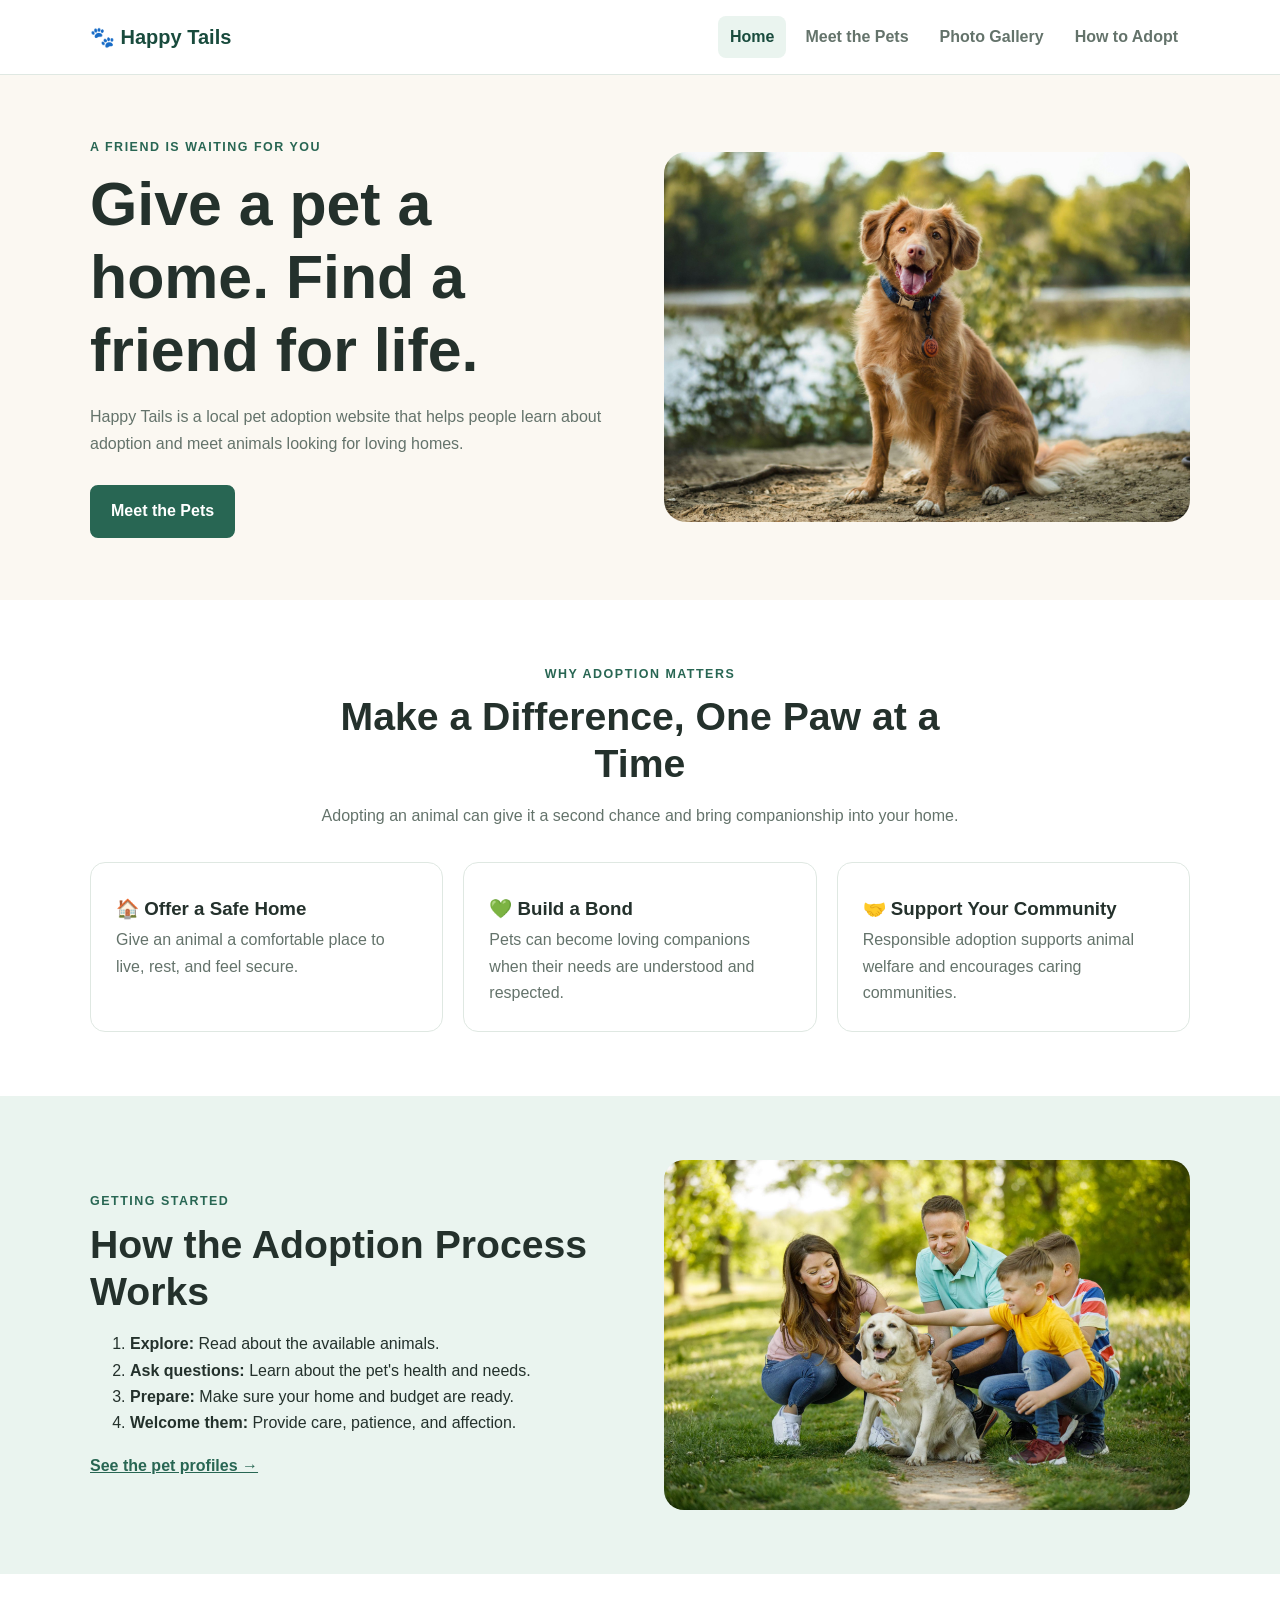
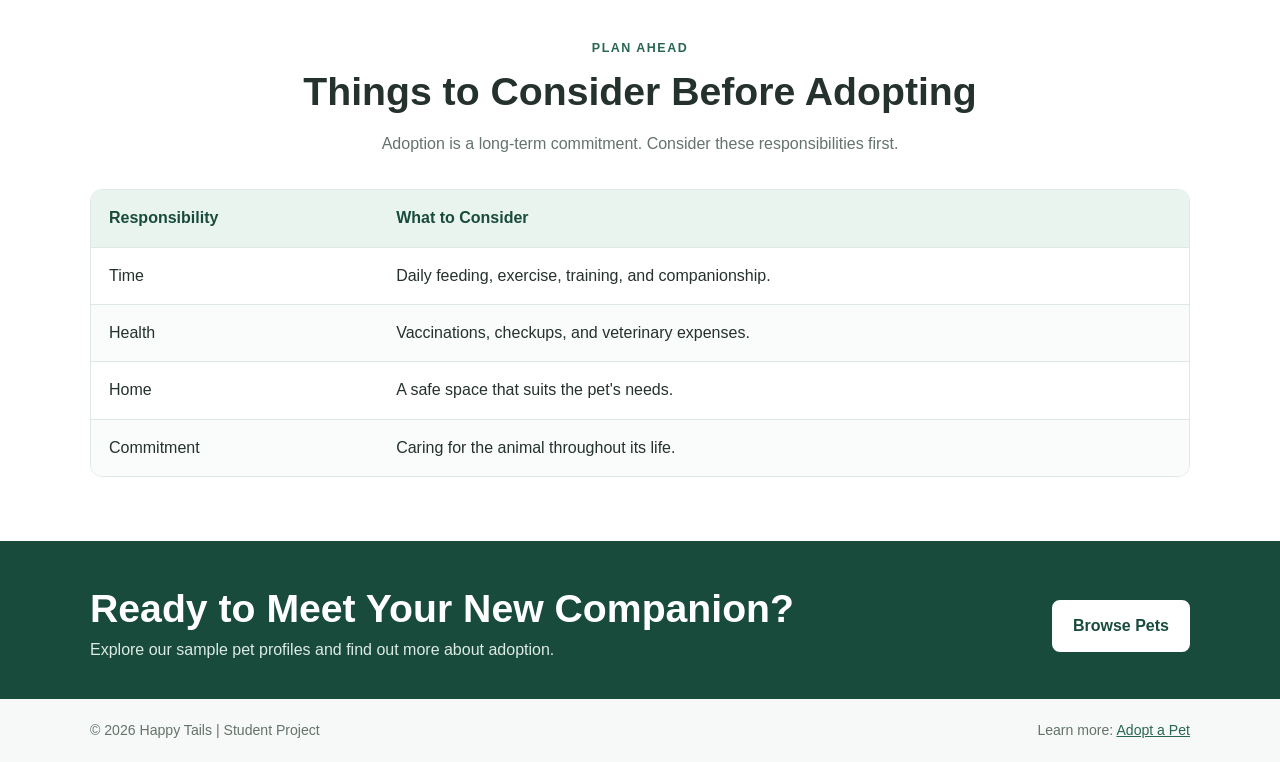
<file: index.html>
<!DOCTYPE html>
<html lang="en">
<head>
    <meta charset="UTF-8">
    <meta name="viewport" content="width=device-width, initial-scale=1.0">
    <title>Happy Tails | Pet Adoption</title>
    <link rel="stylesheet" href="./styles.css">
</head>
<body>

    <header class="site-header">
        <div class="container header-inner">
            <a class="brand" href="index.html">🐾 Happy Tails</a>

            <nav>
                <a class="current" href="index.html">Home</a>
                <a href="pets.html">Meet the Pets</a>
                <a href="gallery.html">Photo Gallery</a>
                <a href="#how-to-adopt">How to Adopt</a>
            </nav>
        </div>
    </header>

    <main>
        <section class="hero">
            <div class="container hero-grid">
                <div>
                    <p class="eyebrow">A friend is waiting for you</p>
                    <h1>Give a pet a home. Find a friend for life.</h1>

                    <p>
                        Happy Tails is a local pet adoption website
                        that helps people learn about adoption and
                        meet animals looking for loving homes.
                    </p>

                    <a class="button" href="pets.html">
                        Meet the Pets
                    </a>
                </div>

                <img
                    class="hero-image"
                    src="images/shelter-dog.jpeg"
                    alt="A dog waiting to meet its new family">
            </div>
        </section>

        <section class="container section">
            <div class="section-intro">
                <p class="eyebrow">Why adoption matters</p>
                <h2>Make a Difference, One Paw at a Time</h2>
                <p>
                    Adopting an animal can give it a second chance
                    and bring companionship into your home.
                </p>
            </div>

            <div class="cards">
                <article class="info-card">
                    <h3>🏠 Offer a Safe Home</h3>
                    <p>
                        Give an animal a comfortable place to live,
                        rest, and feel secure.
                    </p>
                </article>

                <article class="info-card">
                    <h3>💚 Build a Bond</h3>
                    <p>
                        Pets can become loving companions when
                        their needs are understood and respected.
                    </p>
                </article>

                <article class="info-card">
                    <h3>🤝 Support Your Community</h3>
                    <p>
                        Responsible adoption supports animal
                        welfare and encourages caring communities.
                    </p>
                </article>
            </div>
        </section>

        <section class="tinted-section" id="how-to-adopt">
            <div class="container section two-column">
                <div>
                    <p class="eyebrow">Getting started</p>
                    <h2>How the Adoption Process Works</h2>

                    <ol>
                        <li>
                            <strong>Explore:</strong>
                            Read about the available animals.
                        </li>
                        <li>
                            <strong>Ask questions:</strong>
                            Learn about the pet's health and needs.
                        </li>
                        <li>
                            <strong>Prepare:</strong>
                            Make sure your home and budget are ready.
                        </li>
                        <li>
                            <strong>Welcome them:</strong>
                            Provide care, patience, and affection.
                        </li>
                    </ol>

                    <a class="text-link" href="pets.html">
                        See the pet profiles →
                    </a>
                </div>

                <img
                    class="rounded-image"
                    src="images/family-with-dog.jpeg"
                    alt="A family spending time with their dog">
            </div>
        </section>

        <section class="container section">
            <div class="section-intro">
                <p class="eyebrow">Plan ahead</p>
                <h2>Things to Consider Before Adopting</h2>
                <p>
                    Adoption is a long-term commitment.
                    Consider these responsibilities first.
                </p>
            </div>

            <div class="table-scroll">
                <table>
                    <thead>
                        <tr>
                            <th>Responsibility</th>
                            <th>What to Consider</th>
                        </tr>
                    </thead>

                    <tbody>
                        <tr>
                            <td>Time</td>
                            <td>
                                Daily feeding, exercise, training,
                                and companionship.
                            </td>
                        </tr>
                        <tr>
                            <td>Health</td>
                            <td>
                                Vaccinations, checkups, and
                                veterinary expenses.
                            </td>
                        </tr>
                        <tr>
                            <td>Home</td>
                            <td>
                                A safe space that suits the pet's needs.
                            </td>
                        </tr>
                        <tr>
                            <td>Commitment</td>
                            <td>
                                Caring for the animal throughout its life.
                            </td>
                        </tr>
                    </tbody>
                </table>
            </div>
        </section>

        <section class="callout">
            <div class="container callout-inner">
                <div>
                    <h2>Ready to Meet Your New Companion?</h2>
                    <p>
                        Explore our sample pet profiles and
                        find out more about adoption.
                    </p>
                </div>

                <a class="button button-white" href="pets.html">
                    Browse Pets
                </a>
            </div>
        </section>
    </main>

    <footer class="site-footer">
        <div class="container footer-inner">
            <p>© 2026 Happy Tails | Student Project</p>
            <p>
                Learn more:
                <a href="https://www.adoptapet.com/">
                    Adopt a Pet
                </a>
            </p>
        </div>
    </footer>

</body>
</html>
</file>
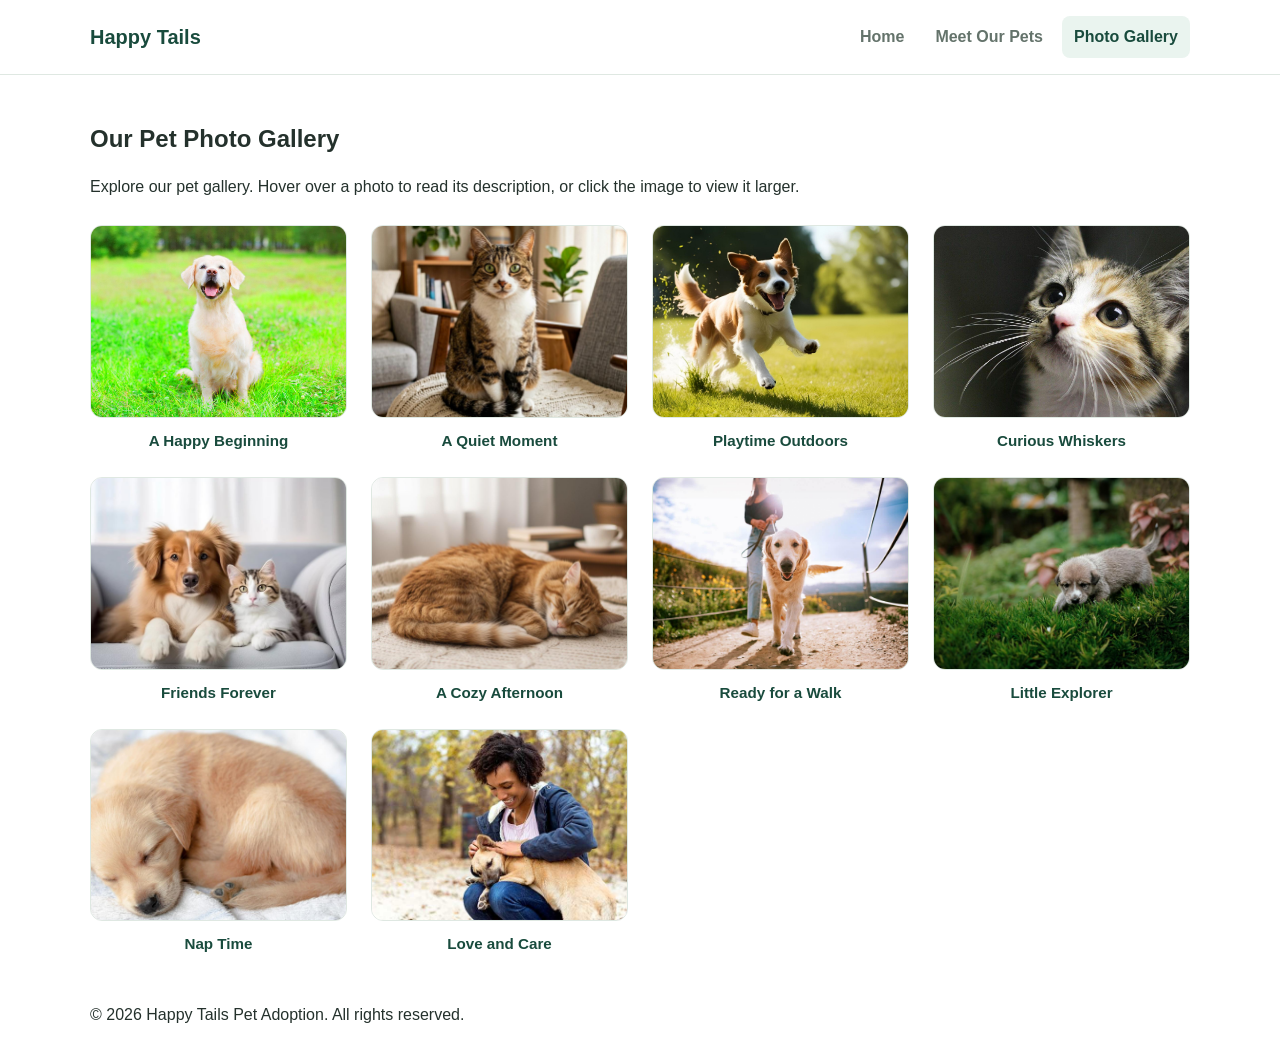
<file: gallery.html>
<!DOCTYPE html>
<html lang="en">
<head>
    <meta charset="UTF-8">
    <meta name="viewport" content="width=device-width, initial-scale=1.0">
    <title>Photo Gallery | Happy Tails</title>
    <link rel="stylesheet" href="./styles.css">

    <!-- jQuery library required for the lightbox -->
    <script src="https://ajax.googleapis.com/ajax/libs/jquery/3.5.1/jquery.min.js"></script>

    <!-- Gallery and lightbox functionality -->
    <script src="./gallery.js" defer></script>
</head>
<body>

    <header class="site-header">
        <div class="container header-inner">
            <a href="index.html" class="brand">Happy Tails</a>

            <nav aria-label="Main navigation">
                <a href="index.html">Home</a>
                <a href="pets.html">Meet Our Pets</a>
                <a href="gallery.html" class="current">Photo Gallery</a>
            </nav>
        </div>
    </header>


    <main class="container">
        <section class="gallery-section">
            <h2>Our Pet Photo Gallery</h2>

            <p>
                Explore our pet gallery. Hover over a photo to read its
                description, or click the image to view it larger.
            </p>

            <div id="gallery-container">
                <ul id="gallery-list"></ul>

                <!-- Keep this information box if you added it
                     in the previous assignment. -->
                <div id="info-box" aria-live="polite">
                    <h2 id="info-heading"></h2>
                    <p id="info-text"></p>
                    <a href="#" id="close-info">Click This To Close</a>
                </div>
            </div>
        </section>
    </main>

    <!-- Dark background behind the lightbox -->
    <div class="backdrop"></div>

    <!-- Lightbox window -->
    <div class="box" role="dialog" aria-modal="true"
         aria-label="Enlarged gallery image">
        <button type="button" class="close" aria-label="Close lightbox">
            &times;
        </button>

        <div class="lightbox-content"></div>
    </div>

    <footer>
        <div class="container">
            <p>&copy; 2026 Happy Tails Pet Adoption. All rights reserved.</p>
        </div>
    </footer>

</body>
</html>
</file>
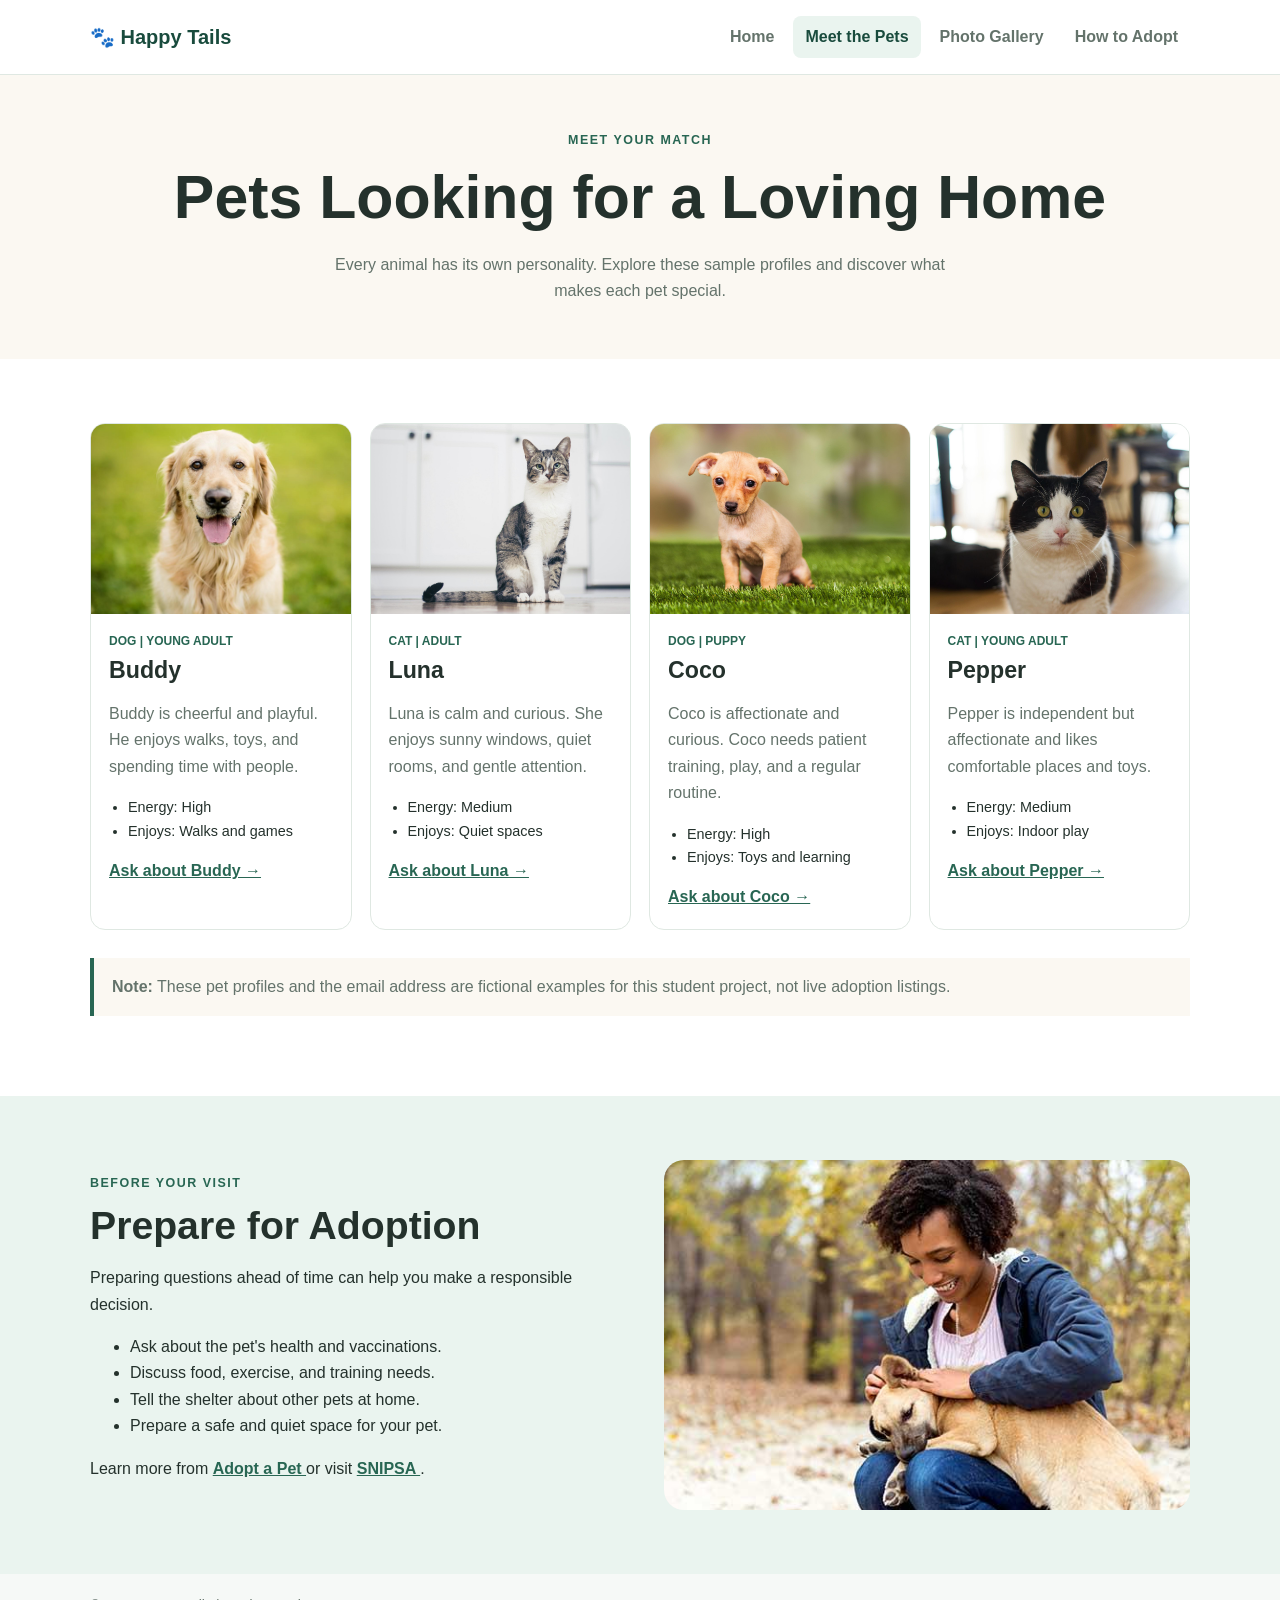
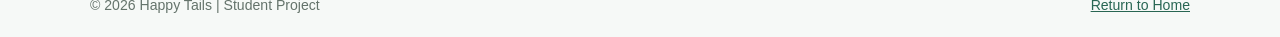
<file: pets.html>
<!DOCTYPE html>
<html lang="en">
<head>
    <meta charset="UTF-8">
    <meta name="viewport" content="width=device-width, initial-scale=1.0">
    <title>Meet the Pets | Happy Tails</title>
    <link rel="stylesheet" href="./styles.css">
</head>
<body>

    <header class="site-header">
        <div class="container header-inner">
            <a class="brand" href="index.html">🐾 Happy Tails</a>

            <nav>
                <a href="index.html">Home</a>
                <a class="current" href="pets.html">Meet the Pets</a>
                <a href="gallery.html">Photo Gallery</a>
                <a href="index.html#how-to-adopt">How to Adopt</a>
            </nav>
        </div>
    </header>

    <main>
        <section class="page-banner">
            <div class="container">
                <p class="eyebrow">Meet your match</p>
                <h1>Pets Looking for a Loving Home</h1>
                <p>
                    Every animal has its own personality.
                    Explore these sample profiles and discover
                    what makes each pet special.
                </p>
            </div>
        </section>

        <section class="container section">
            <div class="pet-grid">

                <article class="pet-card">
                    <img src="images/buddy-dog.jpeg"
                         alt="Buddy, a friendly dog">

                    <div class="pet-content">
                        <p class="pet-label">Dog | Young Adult</p>
                        <h2>Buddy</h2>
                        <p>
                            Buddy is cheerful and playful.
                            He enjoys walks, toys, and spending
                            time with people.
                        </p>
                        <ul>
                            <li>Energy: High</li>
                            <li>Enjoys: Walks and games</li>
                        </ul>
                        <a class="text-link"
                           href="mailto:adoptions@example.org?subject=Buddy">
                            Ask about Buddy →
                        </a>
                    </div>
                </article>

                <article class="pet-card">
                    <img src="images/luna-cat.jpeg"
                         alt="Luna, a cat resting comfortably">

                    <div class="pet-content">
                        <p class="pet-label">Cat | Adult</p>
                        <h2>Luna</h2>
                        <p>
                            Luna is calm and curious.
                            She enjoys sunny windows, quiet rooms,
                            and gentle attention.
                        </p>
                        <ul>
                            <li>Energy: Medium</li>
                            <li>Enjoys: Quiet spaces</li>
                        </ul>
                        <a class="text-link"
                           href="mailto:adoptions@example.org?subject=Luna">
                            Ask about Luna →
                        </a>
                    </div>
                </article>

                <article class="pet-card">
                    <img src="images/coco-puppy.jpeg"
                         alt="Coco, a small puppy">

                    <div class="pet-content">
                        <p class="pet-label">Dog | Puppy</p>
                        <h2>Coco</h2>
                        <p>
                            Coco is affectionate and curious.
                            Coco needs patient training, play,
                            and a regular routine.
                        </p>
                        <ul>
                            <li>Energy: High</li>
                            <li>Enjoys: Toys and learning</li>
                        </ul>
                        <a class="text-link"
                           href="mailto:adoptions@example.org?subject=Coco">
                            Ask about Coco →
                        </a>
                    </div>
                </article>

                <article class="pet-card">
                    <img src="images/pepper-cat.jpeg"
                         alt="Pepper, a cat sitting indoors">

                    <div class="pet-content">
                        <p class="pet-label">Cat | Young Adult</p>
                        <h2>Pepper</h2>
                        <p>
                            Pepper is independent but affectionate
                            and likes comfortable places and toys.
                        </p>
                        <ul>
                            <li>Energy: Medium</li>
                            <li>Enjoys: Indoor play</li>
                        </ul>
                        <a class="text-link"
                           href="mailto:adoptions@example.org?subject=Pepper">
                            Ask about Pepper →
                        </a>
                    </div>
                </article>

            </div>

            <p class="notice">
                <strong>Note:</strong> These pet profiles and the
                email address are fictional examples for this
                student project, not live adoption listings.
            </p>
        </section>

        <section class="tinted-section">
            <div class="container section two-column">
                <div>
                    <p class="eyebrow">Before your visit</p>
                    <h2>Prepare for Adoption</h2>

                    <p>
                        Preparing questions ahead of time can help
                        you make a responsible decision.
                    </p>

                    <ul>
                        <li>Ask about the pet's health and vaccinations.</li>
                        <li>Discuss food, exercise, and training needs.</li>
                        <li>Tell the shelter about other pets at home.</li>
                        <li>Prepare a safe and quiet space for your pet.</li>
                    </ul>

                    <p>
                        Learn more from
                        <a class="text-link"
                           href="https://www.adoptapet.com/">
                            Adopt a Pet
                        </a>
                        or visit
                        <a class="text-link"
                           href="https://snipsa.org/">
                            SNIPSA
                        </a>.
                    </p>
                </div>

                <img class="rounded-image"
                     src="images/pet-care.jpeg"
                     alt="A person gently caring for a dog">
            </div>
        </section>
    </main>

    <footer class="site-footer">
        <div class="container footer-inner">
            <p>© 2026 Happy Tails | Student Project</p>
            <p><a href="index.html">Return to Home</a></p>
        </div>
    </footer>

</body>
</html>
</file>
<file: styles.css>
/* Happy Tails - shared styles for both HTML pages */

:root {
    --green: #286653;
    --dark-green: #194b3d;
    --mint: #eaf4ef;
    --cream: #fbf8f2;
    --text: #24312c;
    --muted: #64736b;
    --white: #ffffff;
    --border: #dfe8e2;
}

* {
    box-sizing: border-box;
}

html {
    scroll-behavior: smooth;
}

body {
    margin: 0;
    font-family: Arial, Helvetica, sans-serif;
    line-height: 1.65;
    color: var(--text);
    background: var(--white);
}

img {
    display: block;
    max-width: 100%;
}

a {
    color: var(--green);
}

.container {
    width: min(1100px, calc(100% - 40px));
    margin: 0 auto;
}

/* Header and navigation */

.site-header {
    position: sticky;
    top: 0;
    z-index: 5;
    background: var(--white);
    border-bottom: 1px solid var(--border);
}

.header-inner,
.footer-inner {
    display: flex;
    align-items: center;
    justify-content: space-between;
    gap: 22px;
}

.header-inner {
    min-height: 74px;
}

.brand {
    color: var(--dark-green);
    font-size: 1.25rem;
    font-weight: bold;
    text-decoration: none;
    white-space: nowrap;
}

nav {
    display: flex;
    flex-wrap: wrap;
    gap: 7px;
}

nav a {
    padding: 8px 12px;
    color: var(--muted);
    font-weight: bold;
    text-decoration: none;
    border-radius: 8px;
}

nav a:hover,
nav a.current {
    color: var(--dark-green);
    background: var(--mint);
}

/* Home page hero */

.hero {
    background: var(--cream);
    padding: 62px 0;
}

.hero-grid {
    display: grid;
    grid-template-columns: 1fr 1fr;
    gap: 48px;
    align-items: center;
}

.eyebrow {
    margin: 0;
    color: var(--green);
    font-size: 0.78rem;
    font-weight: bold;
    letter-spacing: 1.5px;
    text-transform: uppercase;
}

h1,
h2,
h3 {
    line-height: 1.2;
}

.hero h1,
.page-banner h1 {
    margin: 10px 0 18px;
    font-size: clamp(2.3rem, 5vw, 3.8rem);
}

.hero-grid p:not(.eyebrow),
.page-banner p:not(.eyebrow) {
    color: var(--muted);
}

.hero-image {
    width: 100%;
    height: 370px;
    object-fit: cover;
    border-radius: 22px;
}

/* Buttons and links */

.button {
    display: inline-block;
    margin-top: 12px;
    padding: 11px 19px;
    color: var(--white);
    background: var(--green);
    border: 2px solid var(--green);
    border-radius: 8px;
    font-weight: bold;
    text-decoration: none;
}

.button:hover {
    background: var(--dark-green);
    border-color: var(--dark-green);
}

.button-white {
    color: var(--dark-green);
    background: var(--white);
    border-color: var(--white);
}

.button-white:hover {
    color: var(--dark-green);
    background: var(--mint);
    border-color: var(--mint);
}

.text-link {
    font-weight: bold;
}

/* Shared sections */

.section {
    padding-top: 64px;
    padding-bottom: 64px;
}

.section-intro {
    max-width: 680px;
    margin: 0 auto 32px;
    text-align: center;
}

.section-intro h2,
.two-column h2,
.callout h2 {
    margin: 9px 0 12px;
    font-size: clamp(1.8rem, 3.2vw, 2.45rem);
}

.section-intro > p:last-child {
    color: var(--muted);
}

/* Feature cards */

.cards {
    display: grid;
    grid-template-columns: repeat(3, 1fr);
    gap: 20px;
}

.info-card {
    padding: 25px;
    border: 1px solid var(--border);
    border-radius: 15px;
    background: var(--white);
}

.info-card h3 {
    margin: 10px 0 7px;
}

.info-card p {
    margin: 0;
    color: var(--muted);
}

/* Adoption process */

.tinted-section {
    background: var(--mint);
}

.two-column {
    display: grid;
    grid-template-columns: 1fr 1fr;
    gap: 48px;
    align-items: center;
}

.number-list {
    padding-left: 23px;
}

.number-list li {
    padding-bottom: 12px;
}

.rounded-image {
    width: 100%;
    height: 350px;
    object-fit: cover;
    border-radius: 20px;
}

/* Table */

.table-scroll {
    overflow-x: auto;
    border: 1px solid var(--border);
    border-radius: 12px;
}

table {
    width: 100%;
    border-collapse: collapse;
    text-align: left;
}

th,
td {
    padding: 15px 18px;
    border-bottom: 1px solid var(--border);
}

th {
    color: var(--dark-green);
    background: var(--mint);
}

tbody tr:nth-child(even) {
    background: #fafcfb;
}

tbody tr:last-child td {
    border-bottom: 0;
}

/* Call-to-action section */

.callout {
    padding: 35px 0;
    color: var(--white);
    background: var(--dark-green);
}

.callout-inner {
    display: flex;
    align-items: center;
    justify-content: space-between;
    gap: 24px;
}

.callout h2 {
    margin-bottom: 5px;
}

.callout p {
    margin: 0;
    color: #dcebe4;
}

/* Second page heading */

.page-banner {
    padding: 55px 0;
    text-align: center;
    background: var(--cream);
}

.page-banner p:not(.eyebrow) {
    max-width: 650px;
    margin: 0 auto;
}

/* Pet cards */

.pet-grid {
    display: grid;
    grid-template-columns: repeat(4, minmax(0, 1fr));
    gap: 18px;
}

.pet-card {
    overflow: hidden;
    border: 1px solid var(--border);
    border-radius: 15px;
    background: var(--white);
}

.pet-card > img {
    width: 100%;
    height: 190px;
    object-fit: cover;
}

.pet-content {
    padding: 18px;
}

.pet-label {
    margin: 0;
    color: var(--green);
    font-size: 0.75rem;
    font-weight: bold;
    text-transform: uppercase;
}

.pet-content h2 {
    margin: 5px 0 8px;
    font-size: 1.45rem;
}

.pet-content p:not(.pet-label) {
    color: var(--muted);
}

.pet-content ul {
    padding-left: 19px;
    font-size: 0.9rem;
}

/* Notice and footer */

.notice {
    margin-top: 28px;
    padding: 16px 18px;
    color: var(--muted);
    background: var(--cream);
    border-left: 4px solid var(--green);
}

.site-footer {
    padding: 20px 0;
    color: var(--muted);
    background: #f6f9f7;
    font-size: 0.88rem;
}

.footer-inner p {
    margin: 0;
}

/* Tablet screens */

@media (max-width: 900px) {
    .pet-grid {
        grid-template-columns: repeat(2, minmax(0, 1fr));
    }

    .hero-grid,
    .two-column {
        gap: 28px;
    }
}

/* Mobile screens */

@media (max-width: 650px) {
    .header-inner,
    .footer-inner {
        flex-direction: column;
        align-items: flex-start;
        padding: 14px 0;
    }

    nav {
        width: 100%;
    }

    nav a {
        padding: 7px 9px;
    }

    .hero {
        padding: 38px 0;
    }

    .hero-grid,
    .two-column {
        grid-template-columns: 1fr;
    }

    .hero-image {
        height: 260px;
    }

    .cards,
    .pet-grid {
        grid-template-columns: 1fr;
    }

    .section {
        padding-top: 44px;
        padding-bottom: 44px;
    }

    .rounded-image {
        height: 250px;
    }

    .callout-inner {
        flex-direction: column;
        align-items: flex-start;
    }
}


/* =====================================
   Photo Gallery - Week 3 Assignment
   ===================================== */

/* Gallery layout using HTML list elements */
#gallery-list {
    display: grid;
    grid-template-columns: repeat(4, minmax(0, 1fr));
    gap: 24px;

    margin: 0;
    padding: 0;
    list-style: none;
}

/* Each photo is contained in its own list item */
#gallery-list li {
    position: relative;
    min-width: 0;
    cursor: pointer;
}

/* All photographs use identical dimensions */
#gallery-list .photo {
    display: block;
    width: 100%;
    aspect-ratio: 4 / 3;
    object-fit: cover;

    border-radius: 12px;
    border: 1px solid var(--border);
}

/* Caption shown below each photograph */
#gallery-list .caption {
    margin: 10px 0 0;
    color: var(--dark-green);
    text-align: center;
    font-size: 0.95rem;
    font-weight: bold;
}

/* Description hidden when the page first loads */
#gallery-list .description {
    position: absolute;
    left: 10px;
    right: 10px;
    bottom: 45px;

    padding: 12px;
    color: var(--white);
    background: rgba(25, 75, 61, 0.92);
    border-radius: 8px;

    text-align: center;
    font-size: 0.9rem;
    line-height: 1.5;

    visibility: hidden;
    opacity: 0;
    transition: opacity 0.2s ease;
}

/* Hover effect on the photo's list item */
#gallery-list li:hover {
    cursor: pointer;
}

/* Reveal the description when the user hovers over a photo */
#gallery-list li:hover .description {
    visibility: visible;
    opacity: 1;
}

/* Keyboard accessibility: reveal the description on focus too */
#gallery-list li:focus-within .description {
    visibility: visible;
    opacity: 1;
}

/* Tablet layout */
@media (max-width: 900px) {
    #gallery-list {
        grid-template-columns: repeat(2, minmax(0, 1fr));
    }
}

/* Mobile layout */
@media (max-width: 500px) {
    #gallery-list {
        grid-template-columns: 1fr;
        gap: 22px;
    }

    #gallery-list .photo {
        aspect-ratio: 4 / 3;
    }

    #gallery-list .description {
        left: 8px;
        right: 8px;
        bottom: 45px;
        padding: 10px;
        font-size: 0.85rem;
    }
}


/* Gallery layout */
.gallery-section {
    padding: 30px 0;
}

#gallery-container {
    position: relative;
    margin-top: 25px;
}

#gallery-list {
    display: grid;
    grid-template-columns: repeat(4, minmax(0, 1fr));
    gap: 24px;
    margin: 0;
    padding: 0;
    list-style: none;
}

#gallery-list li {
    position: relative;
    min-width: 0;
    cursor: pointer;
}

#gallery-list .photo {
    display: block;
    width: 100%;
    aspect-ratio: 4 / 3;
    object-fit: cover;
    border-radius: 12px;
    border: 1px solid var(--border);
}

#gallery-list .caption {
    margin: 10px 0 0;
    color: var(--dark-green);
    text-align: center;
    font-size: 0.95rem;
    font-weight: bold;
}

#gallery-list .description {
    position: absolute;
    left: 8px;
    right: 8px;
    bottom: 40px;
    padding: 10px;
    color: white;
    background: rgba(25, 40, 35, 0.88);
    border-radius: 6px;
    text-align: center;
    font-size: 0.85rem;
    line-height: 1.5;
    visibility: hidden;
    opacity: 0;
    transition: opacity 0.2s ease;
    cursor: pointer;
}

#gallery-list li:hover .description,
#gallery-list li:focus-within .description {
    visibility: visible;
    opacity: 1;
}

/* Floating information box */
#info-box {
    position: absolute;
    top: 50%;
    left: 50%;
    transform: translate(-50%, -50%);
    z-index: 10;
    width: min(360px, 90%);
    max-height: 85%;
    overflow-y: auto;
    padding: 25px;
    color: white;
    background: rgba(0, 0, 0, 0.92);
    border-radius: 10px;
    box-shadow: 0 8px 25px rgba(0, 0, 0, 0.35);
    text-align: center;
    visibility: hidden;
}

#info-box h2 {
    margin-top: 0;
    margin-bottom: 15px;
    color: white;
    font-size: 1.5rem;
}

#info-box p {
    margin-bottom: 22px;
    color: white;
    font-size: 0.95rem;
    line-height: 1.6;
}

#info-box a {
    display: inline-block;
    color: #ffe28a;
    font-weight: bold;
    text-decoration: underline;
    cursor: pointer;
}

#info-box a:hover {
    color: white;
}

/* Tablet */
@media (max-width: 900px) {
    #gallery-list {
        grid-template-columns: repeat(2, minmax(0, 1fr));
    }
}

/* Mobile */
@media (max-width: 500px) {
    #gallery-list {
        grid-template-columns: 1fr;
        gap: 22px;
    }

    #gallery-list .photo {
        aspect-ratio: 4 / 3;
    }

    #info-box {
        width: 90%;
        padding: 18px;
    }

    #info-box h2 {
        font-size: 1.25rem;
    }

    #info-box p {
        font-size: 0.9rem;
    }
}


/* =========================================
   JQUERY LIGHTBOX
   ========================================= */

/* Dark background behind the lightbox */
.backdrop {
    z-index: 1000;
    opacity: 0;
    display: none;
    position: fixed;
    top: 0;
    left: 0;
    width: 100%;
    height: 100%;
    background: #000;
}

/* Lightbox window */
.box {
    z-index: 1001;
    position: fixed;
    display: none;
    top: 50%;
    left: 50%;
    transform: translate(-50%, -50%);
    width: min(700px, 90vw);
    max-height: 90vh;
    overflow: auto;
    box-sizing: border-box;
    padding: 24px;
    background: #fff;
    border-radius: 8px;
    box-shadow: 0 0 15px #222;
}

/* Close X button */
.close {
    position: sticky;
    top: 0;
    float: right;
    z-index: 2;
    margin: -12px -10px 8px 12px;
    padding: 2px 8px;
    border: none;
    border-radius: 4px;
    background: #fff;
    color: #222;
    font-size: 28px;
    line-height: 1.2;
    cursor: pointer;
}

/* Container for the enlarged image */
.lightbox-content {
    clear: both;
    width: 100%;
}

.lightbox-content img {
    display: block;
    width: 100%;
    max-height: 75vh;
    object-fit: contain;
    margin: 0 auto;
}

/* Make gallery images clickable */
#gallery-list .lightbox-toggle {
    display: block;
    cursor: zoom-in;
}

#gallery-list .lightbox-toggle img {
    display: block;
    width: 100%;
    aspect-ratio: 4 / 3;
    object-fit: cover;
}

/* Responsive lightbox for mobile */
@media (max-width: 600px) {
    .box {
        width: 94vw;
        max-height: 88vh;
        padding: 15px;
    }

    .lightbox-content img {
        max-height: 72vh;
    }

    .close {
        font-size: 25px;
    }
}
</file>
